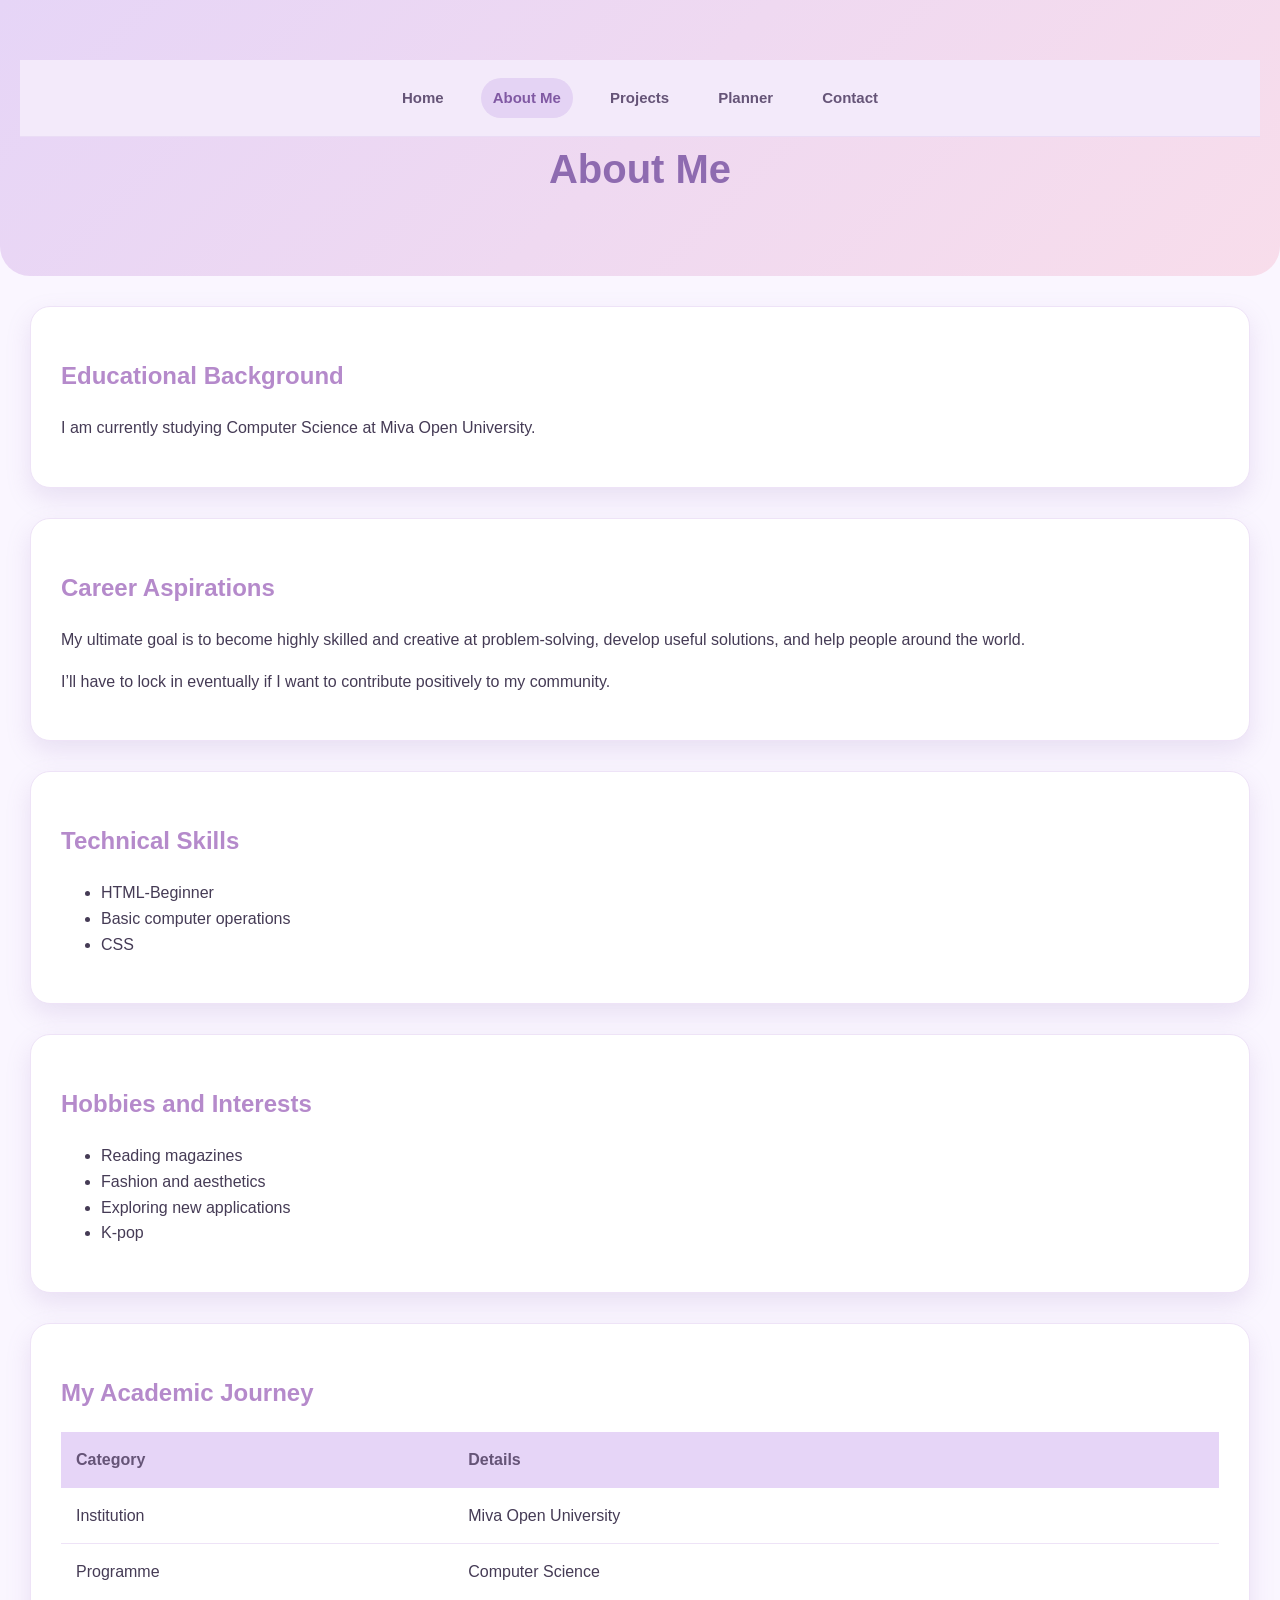
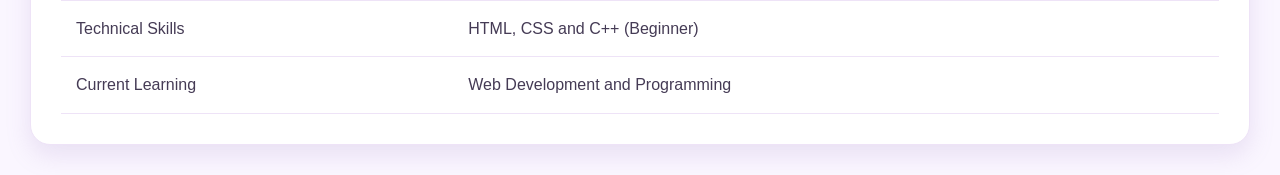
<file: about.html>
<!DOCTYPE html>
<html lang="en">
  <head>
    <meta charset="UTF-8">
    <meta name="viewport" content="width=device-width, initial-scale=1.0">
    <title>About Me | Tatiana</title>
    <link rel="stylesheet" href="styles.css">
  </head>
  <body>
      <header>
        <nav aria-label="Main navigation">
          <ul>
            <li><a href="index.html">Home</a></li>
            <li><a href="about.html" aria-current="page">About Me</a></li>
            <li><a href="projects.html">Projects</a></li>
            <li><a href="planner.html">Planner</a></li>
            <li><a href="contact.html">Contact</a></li>
          </ul>
        </nav>
        <h1>About Me</h1>
      </header>
      <main>
        <section>
          <h2>Educational Background</h2>
          <p>I am currently studying Computer Science at Miva Open University.</p>
        </section>
        <section>
          <h2> Career Aspirations</h2>
          <p>My ultimate goal is to become highly skilled and creative at problem-solving, develop useful solutions, and help people around the world.</p>
          <p>I’ll have to lock in eventually if I want to contribute positively to my community.</p>
        </section>
        <section>
          <h2>Technical Skills</h2>
          <ul>
            <li>HTML-Beginner</li>
            <li>Basic computer operations</li>
             <li>CSS</li>
          </ul>
        </section>
        <section>
          <h2>Hobbies and Interests</h2>
        <ul>
          <li>Reading magazines</li>
          <li>Fashion and aesthetics</li>
          <li>Exploring new applications</li>
          <li>K-pop</li>
        </ul>
        </section>
        <section>
    <h2>My Academic Journey</h2>

    <table>
        <tr>
            <th>Category</th>
            <th>Details</th>
        </tr>

        <tr>
            <td>Institution</td>
            <td>Miva Open University</td>
        </tr>

        <tr>
            <td>Programme</td>
            <td>Computer Science</td>
        </tr>

        <tr>
            <td>Technical Skills</td>
            <td>HTML, CSS and C++ (Beginner)</td>
        </tr>

        <tr>
            <td>Current Learning</td>
            <td>Web Development and Programming</td>
        </tr>
    </table>
</section>
      </main>
  </body>
</html>
</file>
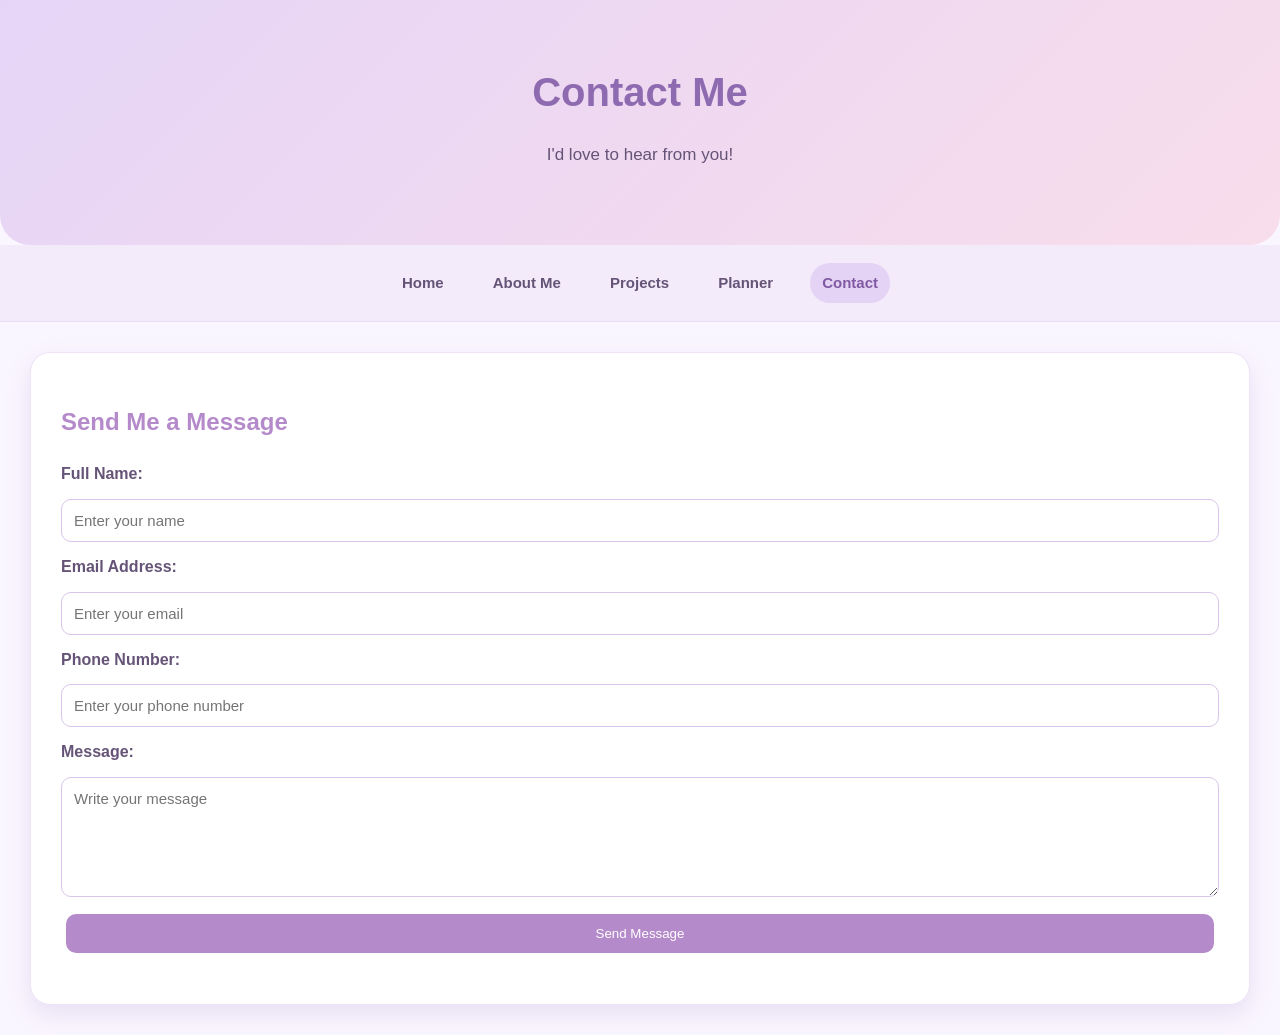
<file: contact.html>
<!DOCTYPE html>
<html lang="en">
<head>
    <meta charset="UTF-8">
    <meta name="viewport" content="width=device-width, initial-scale=1.0">
    <title>Contact Me | Tatiana</title>
    <link rel="stylesheet" href="styles.css">
</head>
<body>

    <header>
        <h1>Contact Me</h1>
        <p>I'd love to hear from you!</p>
    </header>
<nav aria-label="Main navigation">
          <ul>
            <li><a href="index.html">Home</a></li>
            <li><a href="about.html">About Me</a></li>
            <li><a href="projects.html">Projects</a></li>
            <li><a href="planner.html">Planner</a></li>
            <li><a href="contact.html" aria-current="page">Contact</a></li>
          </ul>
        </nav>
        <main>
    <section>
        <h2>Send Me a Message</h2>

        <form id="contactForm">

            <label for="name">Full Name:</label>
            <input type="text" id="name" name="name" placeholder="Enter your name" required>

            <label for="email">Email Address:</label>
            <input type="email" id="email" name="email" placeholder="Enter your email" required>

            <label for="phone">Phone Number:</label>
            <input type="tel" id="phone" name="phone" placeholder="Enter your phone number">

            <label for="message">Message:</label>
            <textarea id="message" name="message" placeholder="Write your message" required></textarea>

            <button type="submit">Send Message</button>

        </form>

        <p id="formMessage" aria-live="polite"></p>
    </section>
</main>
<script src="contact.js"></script>
  </body>
</html>
</file>
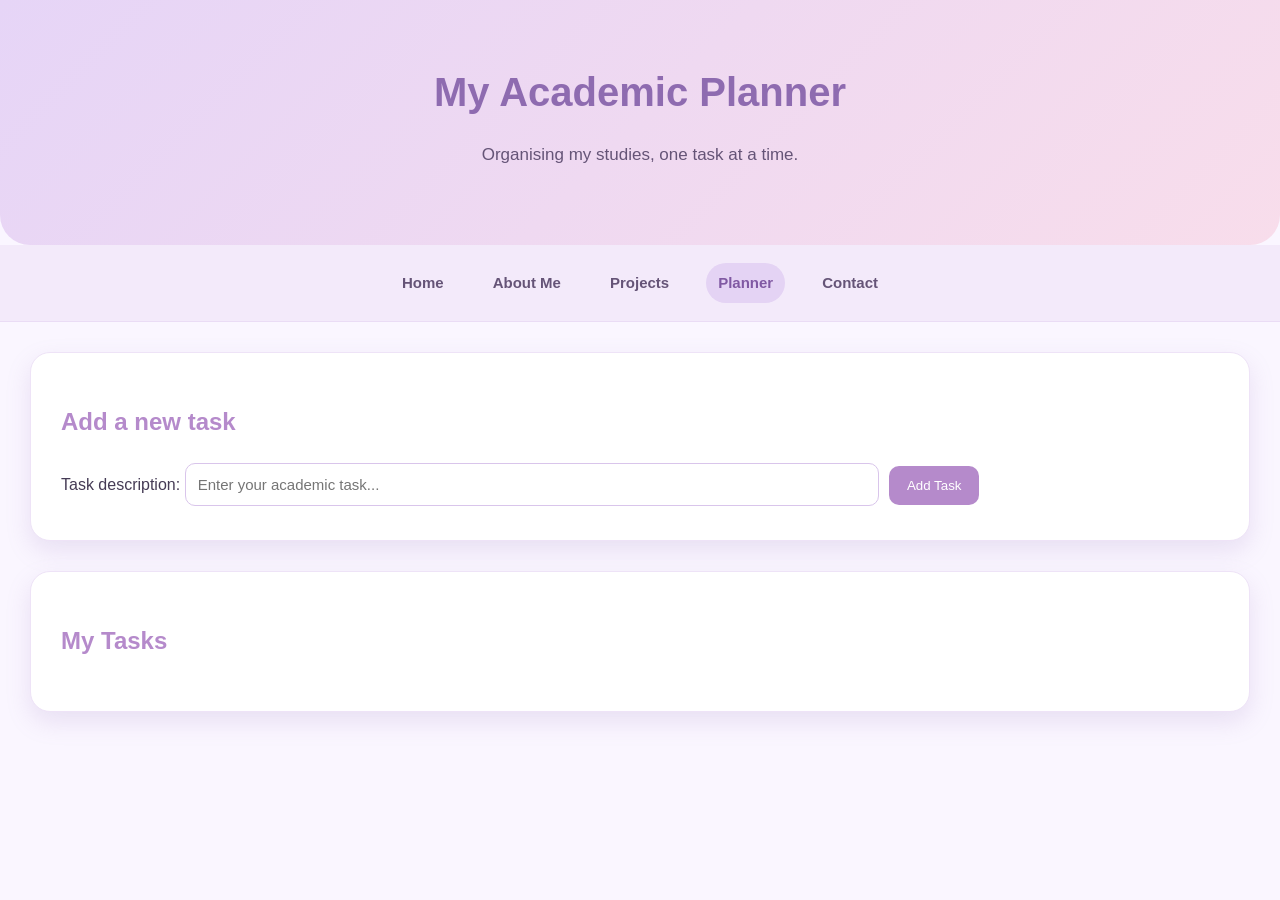
<file: planner.html>
<!DOCTYPE html>
<html lang="en">
    <head>
        <meta charset="UTF-8">
        <meta name="viewport" content="width=device-width, initial-scale=1.0">
        <title>Academic Planner | Tatiana</title>
        <link rel="stylesheet" href="styles.css">
    </head>
  <body>
      <header>
        <h1>My Academic Planner</h1>
        <p>Organising my studies, one task at a time.</p>
      </header>
      <nav aria-label="Main navigation">
          <ul>
            <li><a href="index.html">Home</a></li>
            <li><a href="about.html">About Me</a></li>
            <li><a href="projects.html">Projects</a></li>
            <li><a href="planner.html" aria-current="page">Planner</a></li>
            <li><a href="contact.html">Contact</a></li>
          </ul>
        </nav>
        <main>
            <section>
                <h2>Add a new task</h2>
                <label for="taskinput">Task description:</label>
                <input
                     type="text"
                     id="taskinput"
                     placeholder="Enter your academic task...">
                <button id="addtaskbtn" type="button">Add Task</button>
            </section>
            <section>
                <h2>My Tasks</h2>
            <ul id="tasklist"></ul>
            </section>
        </main>
  <script src="script.js"></script>
  </body>
</html>
</file>
<file: styles.css>
* {
    box-sizing: border-box;
}

body {
    margin: 0;
    padding: 0;
    background-color: #faf6ff;
    color: #453b55;
    font-family: Arial, sans-serif;
    line-height: 1.6;
}

header {
    padding: 60px 20px;
    text-align: center;
    background: linear-gradient(135deg, #e6d5f7, #f8ddeb);
    border-radius: 0 0 30px 30px;
}

header h1 {
    margin: 0 0 15px;
    color: #8e6bb0;
    font-size: 40px;
}

header p {
    color: #655477;
    font-size: 17px;
}

h1 {
    color: #9b7dbd;
    text-align: center;
}

h2 {
    color: #b58acb;
}

nav {
    padding: 18px;
    background-color: #f3eafa;
    border-bottom: 1px solid #eadcf5;
}

nav ul {
    display: flex;
    flex-direction: row;
    flex-wrap: wrap;
    justify-content: center;
    align-items: center;
    gap: 15px 25px;
    margin: 0;
    padding: 0;
    list-style: none;
}

nav a {
    display: inline-block;
    padding: 8px 12px;
    border-radius: 20px;
    color: #655477;
    font-size: 15px;
    font-weight: bold;
    text-decoration: none;
    transition: background-color 0.3s ease, color 0.3s ease;
}

nav a:hover,
nav a[aria-current="page"] {
    background-color: #e4d3f4;
    color: #8059a3;
}

section {
    margin: 30px;
    padding: 30px;
    background: #ffffff;
    border: 1px solid #eee3f7;
    border-radius: 20px;
    box-shadow: 0 10px 25px rgba(155, 123, 189, 0.18);
    transition: transform 0.3s ease, box-shadow 0.3s ease;
}

section:hover {
    transform: translateY(-5px);
    box-shadow: 0 12px 25px rgba(155, 123, 189, 0.24);
}

.profile-container {
    display: flex;
    align-items: center;
    justify-content: center;
    gap: 40px;
    max-width: 900px;
    margin: auto;
}

.profile img {
    width: 180px;
    height: 180px;
    object-fit: cover;
    object-position: center;
    border: 4px solid #e6d5f7;
    border-radius: 50%;
}

.biography {
    flex: 1;
    line-height: 1.8;
}

.project-image {
    display: block;
    width: 100%;
    max-width: 450px;
    height: 250px;
    margin: 15px auto;
    object-fit: cover;
    border-radius: 15px;
}

#taskInput,
#taskinput {
    width: 60%;
    padding: 12px;
    border: 1px solid #d9c5eb;
    border-radius: 10px;
    font-size: 15px;
}

button {
    margin: 5px;
    padding: 12px 18px;
    background-color: #b58acb;
    color: white;
    border: none;
    border-radius: 10px;
    cursor: pointer;
    transition: background-color 0.3s ease;
}

button:hover {
    background-color: #8e6bb0;
}

#taskList li,
#tasklist li {
    display: flex;
    align-items: center;
    gap: 12px;
    margin: 12px 0;
    padding: 15px;
    background-color: #f8f1fc;
    border-radius: 12px;
    list-style: none;
}

#contactForm {
    display: flex;
    flex-direction: column;
    gap: 12px;
}

#contactForm input,
#contactForm textarea {
    padding: 12px;
    border: 1px solid #d9c5eb;
    border-radius: 10px;
    font-family: Arial, sans-serif;
    font-size: 15px;
}

#contactForm textarea {
    min-height: 120px;
    resize: vertical;
}

#contactForm label {
    color: #655477;
    font-weight: bold;
}

#formMessage {
    color: #8e6bb0;
    font-weight: bold;
}

table {
    width: 100%;
    margin-top: 20px;
    background-color: #ffffff;
    border-collapse: collapse;
}

th {
    padding: 15px;
    background-color: #e6d5f7;
    color: #655477;
    text-align: left;
}

td {
    padding: 15px;
    border-bottom: 1px solid #eee3f7;
}

tr:hover {
    background-color: #faf6ff;
}

@media screen and (max-width: 768px) {
    header {
        padding: 40px 15px;
    }

    header h1 {
        font-size: 30px;
    }

    nav ul {
        flex-direction: column;
        gap: 12px;
    }

    section {
        margin: 15px;
        padding: 20px;
    }

    #taskInput,
    #taskinput {
        width: 100%;
    }

    #contactForm input,
    #contactForm textarea {
        width: 100%;
    }

    .profile-container {
        flex-direction: column;
        text-align: center;
    }

    .biography {
        width: 100%;
    }
}
</file>
